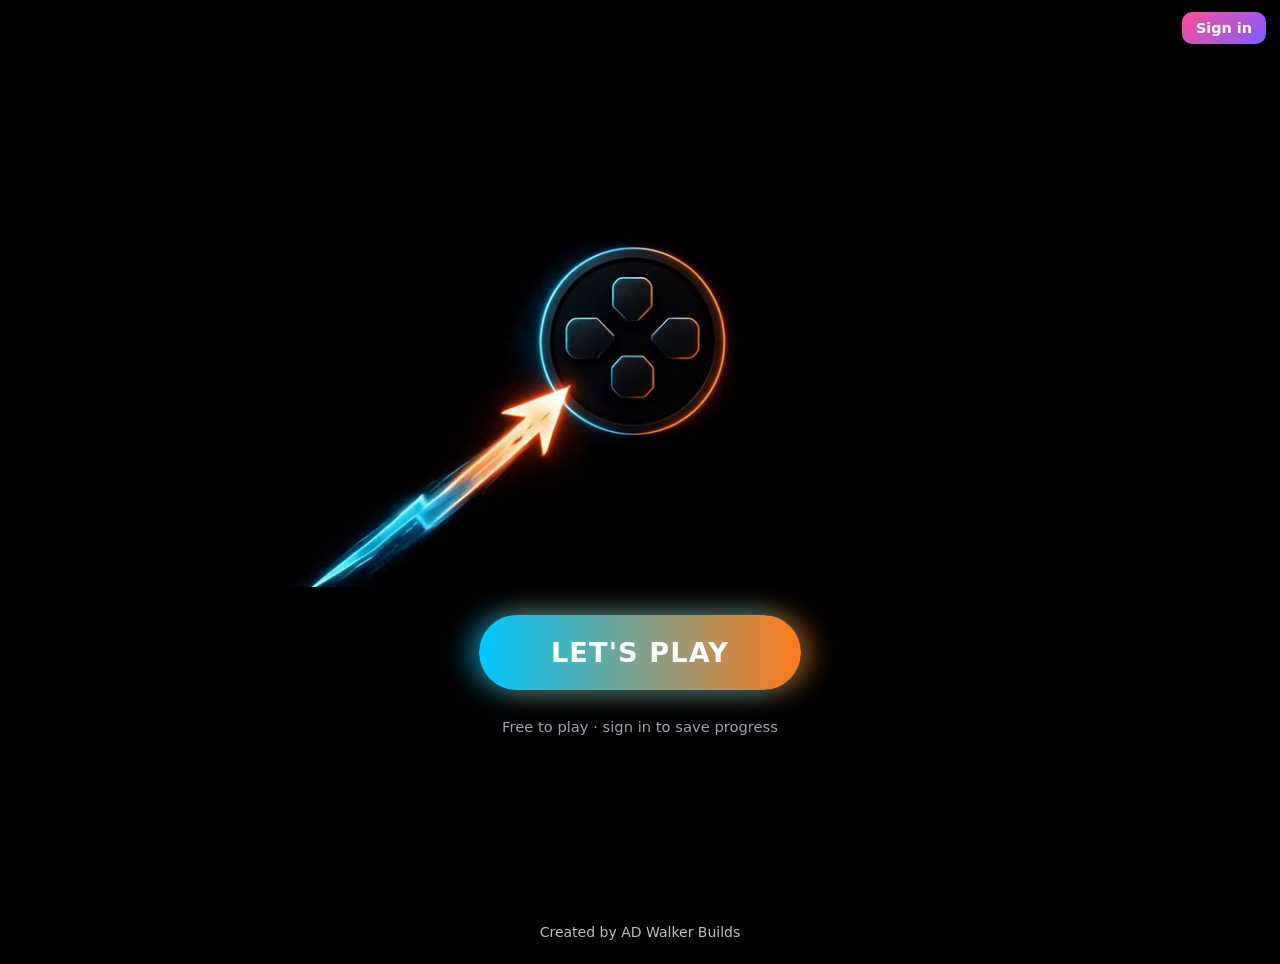
<file: index.html>
<!doctype html><html lang="en"><head><meta charset="utf-8">
<meta name="viewport" content="width=device-width,initial-scale=1,viewport-fit=cover">
<meta name="theme-color" content="#000000">
<title>Etingi Games – Games That Challenge</title>
<meta name="description" content="Etingi Games: free browser games that challenge. Play as a guest, sign in to save your progress.">
<meta property="og:title" content="Etingi Games – Games That Challenge">
<meta property="og:description" content="Free browser games. Play as a guest, sign in to save your progress.">
<meta property="og:image" content="https://www.etingi.com/assets/etingi-logo.jpg">
<meta property="og:url" content="https://www.etingi.com/">
<meta name="twitter:card" content="summary_large_image">
<link rel="icon" href="icons/chess-legends.png">
<script src="shared/etingi-config.js"></script><script src="shared/etingi-auth.js"></script>
<style>
html,body{margin:0;height:100%;background:#000;color:#fff;font-family:system-ui,-apple-system,"Segoe UI",Roboto,sans-serif}
main{min-height:100svh;display:flex;flex-direction:column;align-items:center;justify-content:center;gap:28px;padding:calc(env(safe-area-inset-top) + 56px) 20px calc(env(safe-area-inset-bottom) + 32px);box-sizing:border-box;text-align:center}
.hero{position:relative;display:block;width:min(100%,720px);aspect-ratio:752/416;background:#000;overflow:hidden}
.hero .intro,.hero .logo-static,.hero .logo-static img{width:100%;height:100%;display:block;object-fit:cover;background:#000;border:0;vertical-align:top}
.hero .logo-static{display:none;position:absolute;inset:0}
.hero.is-static .intro{display:none}
.hero.is-static .logo-static{display:block}
.play{display:inline-block;padding:18px 54px;border-radius:999px;font-size:1.45rem;font-weight:800;letter-spacing:.04em;text-transform:uppercase;color:#fff;text-decoration:none;
background:linear-gradient(90deg,#00c8ff,#ff7a1a);box-shadow:-10px 0 28px rgba(0,200,255,.55),10px 0 28px rgba(255,122,26,.55);transition:transform .15s,box-shadow .15s;-webkit-tap-highlight-color:transparent}
.play:hover,.play:focus-visible{transform:scale(1.05);box-shadow:-14px 0 40px rgba(0,200,255,.8),14px 0 40px rgba(255,122,26,.8);outline:none}
.play:active{transform:scale(.97)}
.note{margin:0;color:#9aa3b2;font-size:.92rem}
#acct{position:fixed;top:calc(env(safe-area-inset-top) + 12px);right:14px;z-index:10}
@media (min-width:900px){.play{font-size:1.7rem;padding:22px 72px}}
@media (prefers-reduced-motion: reduce){
  .hero .intro{display:none}
  .hero .logo-static{display:block}
}
</style></head><body>
<div id="acct"></div>
<main>
<div class="hero" id="hero">
<video id="intro" class="intro" autoplay muted playsinline webkit-playsinline preload="auto" poster="assets/etingi-logo.jpg" width="752" height="416" disablepictureinpicture aria-label="Etingi – Games That Challenge">
<source src="assets/etingi-intro.mp4" type="video/mp4">
<source src="assets/etingi-intro.webm" type="video/webm">
</video>
<picture class="logo-static" id="logo-static">
<source srcset="assets/etingi-logo.webp" type="image/webp">
<img class="logo" src="assets/etingi-logo.jpg" width="1024" height="687" alt="Etingi – Games That Challenge">
</picture>
</div>
<a class="play" href="games.html">Let's Play</a>
<p class="note">Free to play · sign in to save progress</p>
</main>
<script>
try{if(window.EtingiAuth&&EtingiAuth.mountMenu)EtingiAuth.mountMenu('#acct');else if(window.EtingiAuth&&EtingiAuth.mount)EtingiAuth.mount(document.getElementById('acct'));}catch(e){}
(function(){
  var hero=document.getElementById('hero');
  var v=document.getElementById('intro');
  var reduce=window.matchMedia&&window.matchMedia('(prefers-reduced-motion: reduce)').matches;
  function showStatic(){
    if(hero)hero.classList.add('is-static');
    if(v){try{v.pause();}catch(e){}v.removeAttribute('autoplay');v.setAttribute('aria-hidden','true');}
  }
  if(reduce||!v){showStatic();return;}
  v.addEventListener('error',showStatic);
  var started=false;
  v.addEventListener('playing',function(){started=true;});
  var p=v.play();
  if(p&&p.then)p.catch(showStatic);
  setTimeout(function(){if(!started&&v.paused)showStatic();},2500);
})();
</script>
<footer style="text-align:center;padding:24px 12px;opacity:.75;font:14px system-ui,sans-serif">Created by AD Walker Builds</footer>
</body></html>
</file>
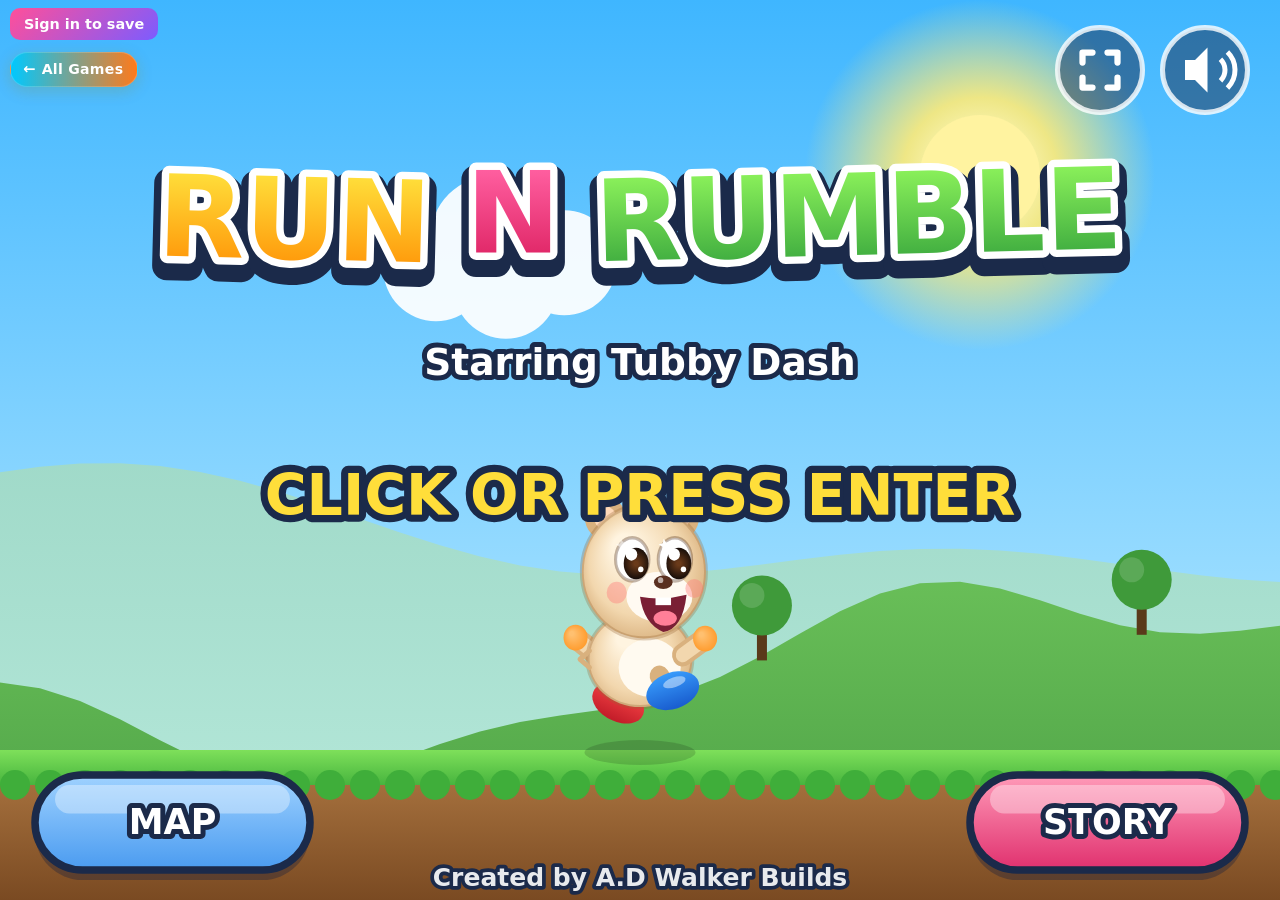
<file: run-n-rumble/index.html>
<!DOCTYPE html>
<html lang="en">
<head>
<meta charset="utf-8">
<title>Run N Rumble</title>
<meta name="viewport" content="width=device-width, initial-scale=1, maximum-scale=1, user-scalable=no, viewport-fit=cover">
<meta name="theme-color" content="#3fb6ff">
<meta name="description" content="Help Tubby Dash rescue his three friends and escape the video game! A free cartoon platformer with 15 levels and 5 bosses for your phone or browser.">
<meta name="author" content="A.D Walker Builds">
<link rel="canonical" href="https://www.etingi.com/run-n-rumble/">
<meta property="og:type" content="website">
<meta property="og:site_name" content="Run N Rumble">
<meta property="og:title" content="Run N Rumble">
<meta property="og:description" content="Help Tubby Dash rescue his three friends and escape the video game! A free cartoon platformer with 15 levels and 5 bosses for your phone or browser.">
<meta property="og:url" content="https://www.etingi.com/run-n-rumble/">
<meta property="og:image" content="https://www.etingi.com/run-n-rumble/icons/share-1200x630.png">
<meta property="og:image:width" content="1200">
<meta property="og:image:height" content="630">
<meta property="og:image:alt" content="Run N Rumble logo with Tubby Dash and his friends Pipple, Lunker and Squib">
<meta name="twitter:card" content="summary_large_image">
<meta name="twitter:title" content="Run N Rumble">
<meta name="twitter:description" content="Help Tubby Dash rescue his three friends and escape the video game! A free cartoon platformer with 15 levels and 5 bosses for your phone or browser.">
<meta name="twitter:image" content="https://www.etingi.com/run-n-rumble/icons/share-1200x630.png">
<meta name="twitter:image:alt" content="Run N Rumble logo with Tubby Dash and his friends">
<meta name="mobile-web-app-capable" content="yes">
<meta name="apple-mobile-web-app-capable" content="yes">
<meta name="apple-mobile-web-app-status-bar-style" content="black-translucent">
<meta name="apple-mobile-web-app-title" content="Run N Rumble">
<script src="../shared/etingi-config.js"></script>
<script src="../shared/etingi-auth.js"></script>
<link rel="manifest" href="manifest.webmanifest">
<link rel="icon" type="image/png" sizes="192x192" href="icons/icon-192.png">
<link rel="apple-touch-icon" sizes="180x180" href="icons/apple-touch-icon.png">
<style>
  html, body {
    margin: 0; padding: 0; width: 100%; height: 100%;
    overflow: hidden; background: #1b2a4a;
    touch-action: none; overscroll-behavior: none;
    -webkit-user-select: none; user-select: none;
    -webkit-touch-callout: none; -webkit-tap-highlight-color: transparent;
    position: fixed; inset: 0;
    height: 100vh; height: 100dvh;
  }
  :fullscreen, :-webkit-full-screen { background: #1b2a4a; }
  canvas#game { display: block; position: absolute; left: 0; top: 0; touch-action: none; }
  #rotate {
    display: none; position: fixed; inset: 0; z-index: 10;
    background: linear-gradient(#3fb6ff, #8de0ff);
    color: #fff; font-family: "Arial Rounded MT Bold", "Trebuchet MS", system-ui, sans-serif;
    text-align: center; flex-direction: column; align-items: center; justify-content: center;
    text-shadow: 0 3px 0 #1b4a7a;
  }
  #rotate .phone {
    width: 70px; height: 120px; border: 6px solid #fff; border-radius: 14px;
    margin-bottom: 28px; box-shadow: 0 4px 0 #1b4a7a;
    animation: turn 2s ease-in-out infinite;
  }
  #rotate h1 { font-size: 30px; margin: 0 20px 10px; }
  #rotate p { font-size: 18px; margin: 0 30px; }
  @keyframes turn { 0%,25% { transform: rotate(0deg); } 60%,100% { transform: rotate(-90deg); } }
  @media (orientation: portrait) and (pointer: coarse) {
    #rotate { display: flex; }
  }
  body.force-rotate #rotate { display: flex; }
  /* Etingi account menu: small, top-left, only on the title and pause screens so it never covers touch controls */
  #account { position: fixed; z-index: 5; top: max(8px, env(safe-area-inset-top)); left: max(10px, env(safe-area-inset-left));
    display: none; touch-action: manipulation; --ea-font: "Arial Rounded MT Bold", "Trebuchet MS", system-ui, sans-serif; }
  .ea-overlay, .ea-overlay input { -webkit-user-select: text; user-select: text; touch-action: auto; }
  body[data-state="title"] #account, body[data-state="paused"] #account { display: block; }
</style>
</head>
<body>
<canvas id="game"></canvas>
<div id="account"></div>
<div id="rotate">
  <div class="phone"></div>
  <h1>Turn your phone sideways</h1>
  <p>Run N Rumble plays in landscape mode.</p>
</div>
<script src="js/analytics.js"></script>
<script src="js/audio.js"></script>
<script src="js/input.js"></script>
<script src="js/draw.js"></script>
<script src="js/art.js"></script>
<script src="js/friends.js"></script>
<script src="js/art2.js"></script>
<script src="js/levels.js"></script>
<script src="js/game.js"></script>
<script>
  if ('serviceWorker' in navigator && (location.protocol === 'https:' || location.hostname === 'localhost' || location.hostname === '127.0.0.1')) {
    window.addEventListener('load', function () { navigator.serviceWorker.register('sw.js').catch(function () {}); });
  }
</script>
</body>
</html>
</file>
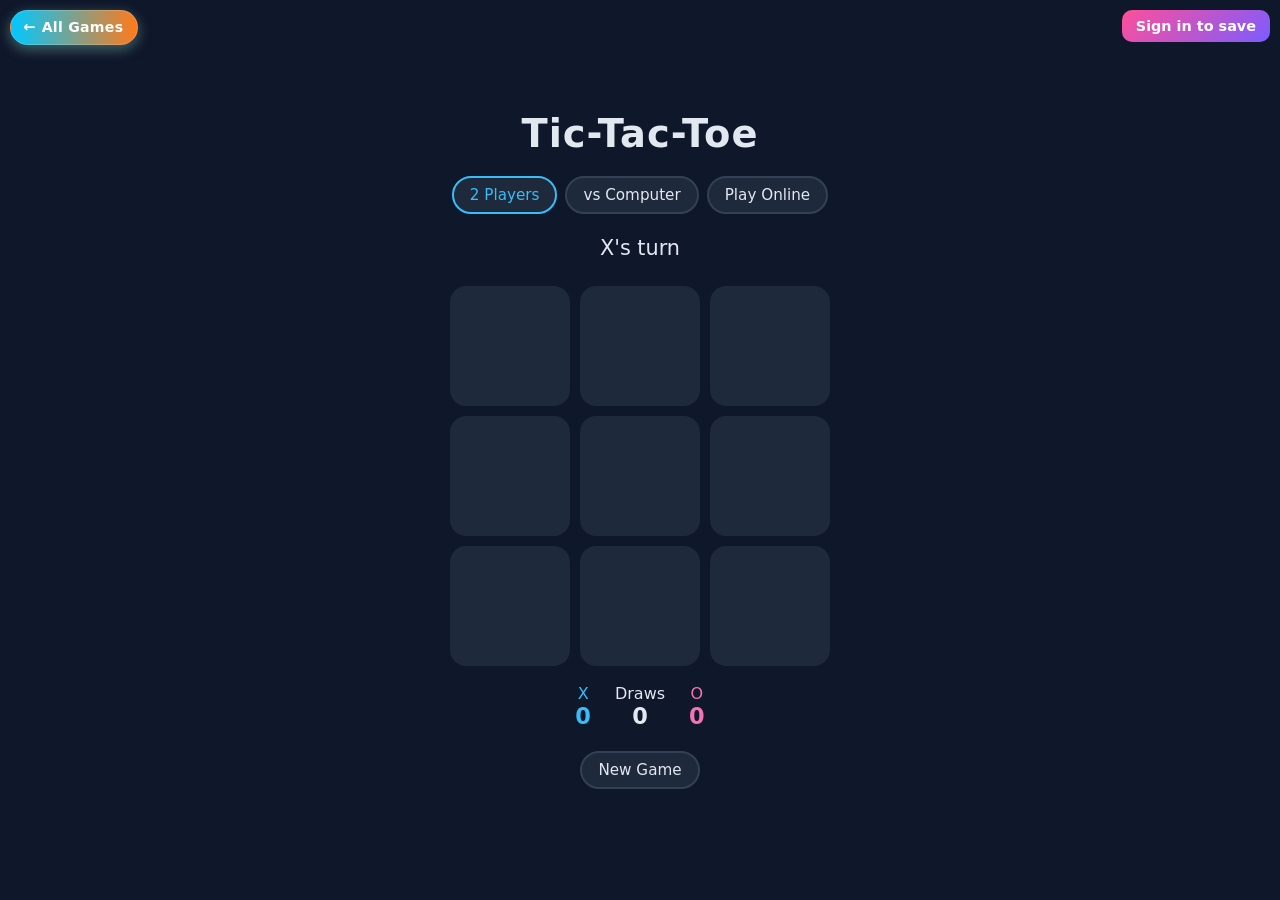
<file: tictactoe/index.html>
<!DOCTYPE html>
<html lang="en">
<head>
<meta charset="UTF-8">
<meta name="viewport" content="width=device-width, initial-scale=1.0">
<title>Tic‑Tac‑Toe</title>
<link rel="icon" href="data:,">
<style>
  :root { --bg:#0f172a; --card:#1e293b; --x:#38bdf8; --o:#f472b6; --text:#e2e8f0; --muted:#94a3b8; --line:#334155; }
  * { box-sizing:border-box; }
  body { margin:0; min-height:100vh; display:flex; flex-direction:column; align-items:center; justify-content:center;
         padding:16px; font-family:system-ui,-apple-system,Segoe UI,Roboto,sans-serif; background:var(--bg); color:var(--text); }
  h1 { margin:0 0 8px; font-size:2.4rem; letter-spacing:1px; }
  .modes { display:flex; flex-wrap:wrap; justify-content:center; gap:8px; margin:12px 0; }
  .modes button, .btn { background:var(--card); color:var(--text); border:2px solid var(--line); padding:8px 16px;
         border-radius:999px; cursor:pointer; font-size:0.95rem; font-family:inherit; }
  .modes button.active { border-color:var(--x); color:var(--x); }
  .btn.primary { border-color:var(--x); color:var(--x); font-weight:600; }
  .btn:disabled { opacity:.5; cursor:default; }
  #status { font-size:1.3rem; margin:10px 0 16px; min-height:1.6em; text-align:center; }
  #board { display:grid; grid-template-columns:repeat(3, min(26vw,120px)); gap:10px; }
  .cell { aspect-ratio:1; background:var(--card); border:none; border-radius:16px; font-size:min(16vw,72px);
          font-weight:800; cursor:pointer; color:var(--text); transition:transform .1s, background .2s; padding:0; }
  .cell:hover:not(:disabled) { background:#273449; transform:scale(1.03); }
  .cell:disabled { cursor:default; }
  .cell.X { color:var(--x); } .cell.O { color:var(--o); }
  .cell.win { background:#334155; box-shadow:0 0 0 3px #facc15 inset; }
  #board.locked .cell:not(.X):not(.O) { opacity:.7; }
  .scores { display:flex; gap:24px; margin:18px 0; font-size:1rem; }
  .scores span { text-align:center; }
  .scores span b { font-size:1.4rem; display:block; text-align:center; }
  #reset { margin-top:4px; }

  /* Online panel */
  #online { width:min(92vw,400px); background:var(--card); border:1px solid var(--line); border-radius:16px;
            padding:14px; margin:4px 0 8px; display:flex; flex-direction:column; align-items:center; gap:10px; }
  #online[hidden], [hidden] { display:none !important; }
  .pill { display:inline-flex; align-items:center; gap:8px; font-size:.85rem; color:var(--muted);
          background:var(--bg); border:1px solid var(--line); border-radius:999px; padding:4px 12px; }
  .pill { max-width:100%; } .pill span { text-align:center; }
  .pill i { flex:none;  width:9px; height:9px; border-radius:50%; background:#64748b; display:inline-block; }
  .pill.connecting i, .pill.waiting i { background:#facc15; animation:pulse 1.2s infinite; }
  .pill.connected i { background:#22c55e; }
  .pill.error i { background:#ef4444; }
  @keyframes pulse { 50% { opacity:.3; } }
  .row { display:flex; gap:8px; width:100%; justify-content:center; }
  .muted { color:var(--muted); font-size:.85rem; text-align:center; }
  #codeIn, #linkOut { flex:1; min-width:0; background:var(--bg); color:var(--text); border:2px solid var(--line);
          border-radius:999px; padding:8px 14px; font-size:1rem; font-family:inherit; }
  #codeIn { text-transform:uppercase; letter-spacing:3px; text-align:center; max-width:150px; }
  #linkOut { font-size:.85rem; }
  #codeOut { font-size:1.8rem; letter-spacing:6px; color:var(--x); font-weight:800; }
  @media (max-width:420px){ .modes button { padding:8px 12px; font-size:.9rem; } h1 { font-size:2.1rem; } }
  /* Chat (online only) */
  #chat { width:min(92vw,400px); margin-top:14px; background:var(--card); border:1px solid var(--line); border-radius:16px; overflow:hidden; }
  #chatHead { width:100%; display:flex; align-items:center; gap:8px; background:none; border:none; color:var(--text);
              font:600 .95rem system-ui,-apple-system,Segoe UI,Roboto,sans-serif; padding:10px 14px; cursor:pointer; text-align:left; }
  #chatHead .chev { margin-left:auto; color:var(--muted); transition:transform .2s; }
  #chat.collapsed #chatHead .chev { transform:rotate(-90deg); }
  #chat.collapsed #chatBody { display:none; }
  #chat.unread { border-color:var(--x); box-shadow:0 0 0 2px rgba(56,189,248,.25); }
  #chatBadge { background:var(--o); color:#0f172a; border-radius:999px; font-size:.75rem; font-weight:800; padding:1px 7px; }
  #chatBody { border-top:1px solid var(--line); }
  #chatLog { height:min(32vh,220px); overflow-y:auto; padding:10px; display:flex; flex-direction:column; gap:6px; overscroll-behavior:contain; }
  .msg { max-width:78%; padding:7px 12px; border-radius:16px; font-size:.95rem; line-height:1.3; white-space:pre-wrap;
         overflow-wrap:anywhere; color:#0f172a; }
  .msg.mine { align-self:flex-end; border-bottom-right-radius:4px; }
  .msg.theirs { align-self:flex-start; border-bottom-left-radius:4px; }
  .msg.X { background:var(--x); } .msg.O { background:var(--o); }
  .msg.big { font-size:1.6rem; background:transparent; padding:0 4px; }
  .sys { align-self:center; color:var(--muted); font-size:.78rem; text-align:center; }
  .reacts { display:flex; gap:6px; padding:0 10px 8px; }
  .reacts button { flex:1; background:var(--bg); border:1px solid var(--line); border-radius:999px; color:var(--text);
                   padding:5px 0; font-size:1rem; cursor:pointer; font-family:inherit; }
  #chatForm { display:flex; gap:8px; padding:0 10px 10px; }
  #chatIn { flex:1; min-width:0; background:var(--bg); color:var(--text); border:2px solid var(--line); border-radius:999px;
            padding:8px 14px; font-size:16px; font-family:inherit; }
  #chatIn:focus { outline:none; border-color:var(--x); }
  #chat button:disabled, #chatIn:disabled { opacity:.5; cursor:default; }
  #toast { position:fixed; bottom:20px; left:50%; transform:translateX(-50%); background:#334155; color:var(--text);
           padding:10px 18px; border-radius:999px; font-size:.95rem; opacity:0; transition:opacity .25s; pointer-events:none; }
  #toast.show { opacity:1; }
</style>
<script src="../shared/etingi-config.js"></script>
<script src="../shared/etingi-auth.js"></script>
</head>
<body>
  <div id="account" style="position:absolute;top:10px;right:10px;z-index:5"></div>
  <h1>Tic-Tac-Toe</h1>
  <div class="modes">
    <button id="pvp" class="active">2 Players</button>
    <button id="pvc">vs Computer</button>
    <button id="pon">Play Online</button>
  </div>

  <div id="online" hidden>
    <div id="netStatus" class="pill"><i></i><span>Offline</span></div>
    <div id="lobby" class="row" style="flex-direction:column;align-items:center;gap:10px">
      <button id="create" class="btn primary">Create game</button>
      <div class="muted">or join with a code</div>
      <form id="joinForm" class="row">
        <input id="codeIn" maxlength="5" placeholder="CODE" autocomplete="off" autocapitalize="characters" spellcheck="false">
        <button class="btn" type="submit">Join</button>
      </form>
    </div>
    <div id="share" hidden style="width:100%;text-align:center">
      <div class="muted">Room code</div>
      <div id="codeOut"></div>
      <div class="row" style="margin-top:8px">
        <input id="linkOut" readonly>
        <button id="copy" class="btn primary">Copy Link</button>
      </div>
      <div class="muted" style="margin-top:6px">Send this link to your friend. They'll join as <b style="color:var(--o)">O</b>.</div>
    </div>
    <div id="netActions" class="row" hidden>
      <button id="retry" class="btn" hidden>Reconnect</button>
      <button id="leave" class="btn">Leave game</button>
    </div>
  </div>

  <div id="status">X's turn</div>
  <div id="board"></div>
  <div class="scores">
    <span style="color:var(--x)"><span id="lx">X</span><b id="sx">0</b></span>
    <span>Draws<b id="sd">0</b></span>
    <span style="color:var(--o)"><span id="lo">O</span><b id="so">0</b></span>
  </div>
  <button id="reset" class="btn">New Game</button>
  <section id="chat" hidden aria-label="Chat">
    <button id="chatHead" type="button" aria-expanded="true">💬 Chat <span id="chatBadge" hidden>0</span><span class="chev">▾</span></button>
    <div id="chatBody">
      <div id="chatLog" aria-live="polite"></div>
      <div class="reacts">
        <button type="button" data-r="👍">👍</button><button type="button" data-r="😂">😂</button>
        <button type="button" data-r="🔥">🔥</button><button type="button" data-r="GG">GG</button>
      </div>
      <form id="chatForm" autocomplete="off">
        <input id="chatIn" maxlength="200" placeholder="Message…" enterkeyhint="send">
        <button class="btn primary" type="submit">Send</button>
      </form>
    </div>
  </section>
  <div id="toast"></div>
<script>
  const $=id=>document.getElementById(id);
  const lines=[[0,1,2],[3,4,5],[6,7,8],[0,3,6],[1,4,7],[2,5,8],[0,4,8],[2,4,6]];
  const boardEl=$('board'), statusEl=$('status');
  let mode='pvp'; // 'pvp' | 'cpu' | 'online'
  let board, turn, over, cpuTimer=null; const score={X:0,O:0,D:0};
  const cells=[...Array(9)].map((_,i)=>{const b=document.createElement('button');b.className='cell';b.setAttribute('aria-label','Cell '+(i+1));b.onclick=()=>play(i);boardEl.appendChild(b);return b;});

  function winner(b){for(const l of lines){const[a,c,d]=l;if(b[a]&&b[a]===b[c]&&b[a]===b[d])return{p:b[a],l};}return b.every(Boolean)?{p:'D'}:null;}
  function reset(start){clearTimeout(cpuTimer);board=Array(9).fill(null);turn=start||'X';over=false;render();}

  function render(){
    const w=winner(board); over=!!w;
    const myTurn = mode!=='online' || (net.connected && turn===net.me);
    const locked = over || (mode==='cpu'&&turn==='O') || (mode==='online'&&!myTurn);
    cells.forEach((c,i)=>{c.textContent=board[i]||'';c.className='cell'+(board[i]?' '+board[i]:'');c.disabled=locked||!!board[i];});
    boardEl.classList.toggle('locked',locked);
    if(w&&w.l)w.l.forEach(i=>cells[i].classList.add('win'));
    statusEl.textContent=statusText(w);
    $('reset').textContent = (mode==='online'&&over)?'Rematch':'New Game';
    $('reset').disabled = mode==='online' && !net.connected;
    renderChatUI();
  }
  function statusText(w){
    if(mode==='online'){
      if(!net.role) return 'Create a game or join one';
      if(!net.connected) return net.everConnected ? 'Opponent disconnected' : (net.role==='host'?'Waiting for opponent to join…':'Connecting…');
      if(w) return w.p==='D' ? "It's a draw!" : (w.p===net.me ? 'You win! 🎉' : 'Opponent wins');
      return turn===net.me ? `Your turn (${net.me})` : 'Waiting for opponent…';
    }
    if(w) return w.p==='D' ? "It's a draw!" : w.p+' wins!';
    return (mode==='cpu'&&turn==='O') ? 'Computer is thinking…' : turn+"'s turn";
  }

  function play(i){
    if(over||board[i])return;
    if(mode==='cpu'&&turn==='O')return;
    if(mode==='online'){ if(!net.connected||turn!==net.me)return; onlineMove(i); return; }
    move(i);
    if(mode==='cpu'&&!over)cpuTimer=setTimeout(cpu,350);
  }
  function move(i){board[i]=turn;const w=winner(board);if(w){score[w.p]++;updScore();recordResult(w.p);}turn=turn==='X'?'O':'X';render();}
  function updScore(){sx.textContent=score.X;so.textContent=score.O;sd.textContent=score.D;}
  function minimax(b,p){const w=winner(b);if(w)return{s:w.p==='O'?1:w.p==='X'?-1:0};
    let best={s:p==='O'?-2:2};
    b.forEach((v,i)=>{if(v)return;b[i]=p;const r=minimax(b,p==='O'?'X':'O');b[i]=null;
      if(p==='O'?r.s>best.s:r.s<best.s)best={s:r.s,i};});return best;}
  function cpu(){if(over||mode!=='cpu')return;let i;
    // 20% of the time play a random move so it's beatable
    const free=board.map((v,i)=>v?null:i).filter(v=>v!==null);
    i=Math.random()<0.2?free[Math.floor(Math.random()*free.length)]:minimax(board.slice(),'O').i;move(i);}

  function setMode(m){
    if(m===mode)return;
    if(mode==='online'&&m!=='online')leaveOnline(true);
    mode=m;
    pvp.classList.toggle('active',m==='pvp');pvc.classList.toggle('active',m==='cpu');pon.classList.toggle('active',m==='online');
    $('online').hidden = m!=='online';
    score.X=score.O=score.D=0;updScore();setLabels();
    reset();
  }
  function setLabels(){
    const on=mode==='online'&&net.me;
    $('lx').textContent = on ? (net.me==='X'?'X · You':'X · Them') : 'X';
    $('lo').textContent = on ? (net.me==='O'?'O · You':'O · Them') : 'O';
  }
  pvp.onclick=()=>setMode('pvp');pvc.onclick=()=>setMode('cpu');pon.onclick=()=>setMode('online');
  $('reset').onclick=()=>{ if(mode==='online') onlineNewGame(); else reset(); };

  /* ---------------- Online (Supabase Realtime: broadcast + presence) ---------------- */
  // One channel per room: "ttt:<CODE>". Presence tells us who is in the room; broadcast carries moves/chat.
  // The host (X) is authoritative: it validates every move and broadcasts the full state with a sequence number.
  const SUPABASE_URL='https://vrfwzpykuisesbbukxrp.supabase.co';
  const SUPABASE_KEY='sb_publishable_dYQXdCoN8d_zXe3UeMRPDQ_s0ko2Q4C';
  const CODE_CHARS='ABCDEFGHJKMNPQRSTUVWXYZ23456789';
  const CONNECT_TIMEOUT=12000;
  const net={ch:null,role:null,me:null,code:null,round:0,seq:0,connected:false,everConnected:false,
    id:null,peerId:null,joinTimer:null,retryTimer:null,full:false,welcomed:false};
  const log=(...a)=>console.log('[ttt]',...a);
  let sb=null, sbLib=null;
  function loadSupabase(){
    if(sb) return Promise.resolve(sb);
    // On etingi.com reuse the shared Etingi client (same Supabase project) instead of creating a second one.
    // Guests have no session; Realtime broadcast/presence on public channels works with the anon key either way.
    // If the shared widget can't start, fall back to our own anon-key client below.
    if(window.EtingiAuth) return window.EtingiAuth.init().then(()=>{ if(!window.EtingiAuth.client) throw new Error('no client'); sb=window.EtingiAuth.client; return sb; })
      .catch(e=>{ log('shared client unavailable, using anon key',e); return ownClient(); });
    return ownClient();
  }
  function ownClient(){
    if(sb) return Promise.resolve(sb);
    if(!sbLib) sbLib=new Promise((res,rej)=>{
      if(window.supabase) return res();
      const s=document.createElement('script'); s.src='https://cdn.jsdelivr.net/npm/@supabase/supabase-js@2/dist/umd/supabase.min.js';
      s.onload=()=>res(); s.onerror=()=>{sbLib=null;rej(new Error('load failed'));}; document.head.appendChild(s);
    }).then(()=>{ sb=window.supabase.createClient((window.ETINGI_CONFIG&&ETINGI_CONFIG.supabaseUrl)||SUPABASE_URL,(window.ETINGI_CONFIG&&ETINGI_CONFIG.supabaseAnonKey)||SUPABASE_KEY,{auth:{persistSession:false,autoRefreshToken:false},realtime:{params:{eventsPerSecond:20}}}); return sb; });
    return sbLib;
  }
  function setNet(state,text){ const p=$('netStatus'); p.className='pill '+state; p.querySelector('span').textContent=text; }
  function toast(msg){ const t=$('toast'); t.textContent=msg; t.classList.add('show'); clearTimeout(t._h); t._h=setTimeout(()=>t.classList.remove('show'),2200); }
  function newCode(){ let c=''; const a=new Uint32Array(5); crypto.getRandomValues(a); a.forEach(n=>c+=CODE_CHARS[n%CODE_CHARS.length]); return c; }
  function newId(){ return Math.random().toString(36).slice(2,10)+Date.now().toString(36); }
  function roomLink(code){ return location.origin+location.pathname+'?room='+code; }
  function send(m){ if(net.ch&&net.ch.state==='joined'){ m.from=net.id; net.ch.send({type:'broadcast',event:'msg',payload:m}).catch(e=>console.warn(e)); } }
  function showLobby(){ $('lobby').hidden=false; $('share').hidden=true; $('netActions').hidden=true; $('retry').hidden=true; }
  function startingMark(){ return net.round%2===0 ? 'X' : 'O'; } // alternate who starts each rematch

  async function createGame(){
    leaveOnline(false);
    Object.assign(net,{role:'host',me:'X',code:newCode(),id:newId(),round:0,seq:0});
    setLabels(); reset('X');
    $('lobby').hidden=true; $('netActions').hidden=false; $('retry').hidden=true;
    setNet('connecting','Creating room…');
    openChannel();
  }
  async function joinGame(code){
    code=String(code||'').toUpperCase().replace(/[^A-Z0-9]/g,'');
    if(code.length<4){ toast('Enter the room code'); return; }
    leaveOnline(false);
    // keep the same id per room in this tab so a reload/rejoin is recognised as the same guest
    let id=sessionStorage.getItem('ttt-id-'+code); if(!id){ id=newId(); sessionStorage.setItem('ttt-id-'+code,id); }
    Object.assign(net,{role:'guest',me:'O',code,id,round:0,seq:0});
    setLabels(); reset('X');
    $('lobby').hidden=true; $('netActions').hidden=false; $('retry').hidden=true;
    setNet('connecting','Joining room '+code+'…');
    openChannel();
  }
  async function openChannel(){
    try{ await loadSupabase(); }catch(e){ return netFail('Could not load the online library. Check your connection.', true); }
    if(!net.role)return;
    net.welcomed=false;
    if(net.ch){ const old=net.ch; net.ch=null; try{ sb.removeChannel(old); }catch(e){} }
    const ch=sb.channel('ttt:'+net.code,{config:{broadcast:{self:false,ack:false},presence:{key:net.id}}});
    net.ch=ch;
    ch.on('broadcast',{event:'msg'},({payload})=>{ if(net.ch===ch) onData(payload); });
    ch.on('presence',{event:'sync'},()=>{ if(net.ch===ch) onPresence(); });
    ch.subscribe(async(status)=>{
      if(net.ch!==ch)return; log('channel',status);
      if(status==='SUBSCRIBED'){
        clearTimeout(net.retryTimer);
        await ch.track({role:net.role,at:Date.now()});
        if(net.role==='host'){
          $('codeOut').textContent=net.code; $('linkOut').value=roomLink(net.code);
          if(!net.connected){ $('share').hidden=false; setNet('waiting','Waiting for opponent…'); }
        } else if(!net.connected){
          setNet('connecting','Looking for host…');
          clearTimeout(net.joinTimer);
          net.joinTimer=setTimeout(()=>{ if(net.ch===ch&&!net.connected&&!net.full)
            netFail(net.everConnected?'The host left the game.':`Room ${net.code} not found. Check the code or ask for a new link.`, true); },CONNECT_TIMEOUT);
        }
      } else if(status==='CHANNEL_ERROR'||status==='TIMED_OUT'||status==='CLOSED'){
        if(status==='CLOSED'&&!net.role)return;
        setNet('connecting','Reconnecting…');
        clearTimeout(net.retryTimer);
        net.retryTimer=setTimeout(()=>{ if(net.ch===ch&&net.role) openChannel(); },2000);
      }
    });
  }
  // Who's in the room? Decide connected / opponent left / room full.
  function onPresence(){
    const st=net.ch.presenceState(); // { key: [ {role,at,...} ] }
    const people=Object.entries(st).map(([k,v])=>({id:k,role:v[0]&&v[0].role,at:(v[0]&&v[0].at)||0}));
    const hosts=people.filter(p=>p.role==='host'), guests=people.filter(p=>p.role==='guest').sort((a,b)=>a.at-b.at||(a.id<b.id?-1:1));
    let opp=null;
    if(net.role==='host'){
      if(net.peerId&&guests.some(g=>g.id===net.peerId)) opp=net.peerId;
      else if(guests.length) opp=guests[0].id;
      // tell any extra guest the room is full
      guests.forEach(g=>{ if(g.id!==opp) send({t:'full',to:g.id}); });
      if(opp&&opp!==net.peerId){ net.peerId=opp; }
    } else {
      // guest: the host must be present AND have accepted us (sent us state) before we count as connected
      if(hosts.length){ if(net.welcomed) opp=hosts[0].id; else send({t:'hello',have:chatLog.filter(m=>m.from!=='sys').length}); }
      else net.welcomed=false;
    }
    const nowConnected=!!opp && !net.full;
    if(nowConnected&&!net.connected){
      clearTimeout(net.joinTimer);
      net.connected=true; const was=net.everConnected; net.everConnected=true;
      setNet('connected','Connected'); $('retry').hidden=true;
      if(net.role==='host'){ $('share').hidden=true; sendState(); toast(was?'Opponent reconnected':'Opponent joined!'); sysMsg(was?'Opponent reconnected':'Opponent joined'); }
      else { toast(was?'Reconnected':'Joined! You are O'); sysMsg(was?'Reconnected to host':'You joined as O'); }
      render();
    } else if(!nowConnected&&net.connected){
      onConnLost();
    }
  }
  function sendState(to){ send({t:'state',to:to||net.peerId,board,turn,score:{...score},round:net.round,seq:net.seq}); }
  function applyState(m){
    if(typeof m.seq!=='number'||m.seq<net.seq)return; // stale
    board=m.board.slice(); turn=m.turn; net.round=m.round; net.seq=m.seq; Object.assign(score,m.score); updScore(); render();
  }
  function onData(m){
    if(!m||typeof m!=='object')return;
    if(m.to&&m.to!==net.id)return;                         // addressed to someone else
    if(m.t==='full'){ if(net.role==='guest'&&!net.welcomed){ net.full=true; netFail('That game already has two players.'); } return; }
    if(net.role==='host'&&net.peerId&&m.from!==net.peerId)return; // ignore anyone but the accepted guest
    switch(m.t){
      case 'hello':
        if(net.role!=='host')break;
        sendState();
        if(m.have===0){ const hist=chatLog.filter(x=>x.from!=='sys').slice(-100); if(hist.length) send({t:'chatsync',to:net.peerId,log:hist}); }
        break;
      case 'chat': {
        const text=String(m.text||'').slice(0,CHAT_MAX).trim();
        if(text) addChat(net.me==='X'?'O':'X', text);
        break; }
      case 'chatsync':
        if(net.role!=='guest'||!Array.isArray(m.log))break;
        if(chatLog.some(x=>x.from!=='sys'))break;
        m.log.forEach(x=>{ const t=String(x&&x.text||'').slice(0,CHAT_MAX).trim(); if(t&&(x.from==='X'||x.from==='O')) addChat(x.from,t,true); });
        sysMsg('Chat history restored');
        break;
      case 'state':
        if(net.role!=='guest')break;
        if(!net.welcomed){ net.welcomed=true; applyState(m); onPresence(); break; }
        { const prevRound=net.round; applyState(m); if(net.round>prevRound&&m.board.every(v=>!v)) sysMsg('New game — '+turn+' starts'); }
        break;
      case 'move': { // guest -> host
        if(net.role!=='host')break;
        const i=m.i;
        if(m.r!==net.round||m.seq!==net.seq||over||turn!=='O'||!(i>=0&&i<9)||board[i]){ sendState(); break; } // out of sync: resync
        net.seq++; move(i); sendState(); break; }
      case 'new': // guest asks for a rematch
        if(net.role!=='host')break;
        if(m.r===net.round){ const wasOver=over; hostNewRound(); if(!wasOver) toast('Opponent started a new game'); }
        else sendState();
        break;
      case 'bye': if(net.connected) onConnLost(); break;
    }
  }
  function hostNewRound(){ net.round++; net.seq++; reset(startingMark()); sendState(); sysMsg('New game — '+startingMark()+' starts'); }
  // called from play() for online moves
  function onlineMove(i){
    if(net.role==='host'){ net.seq++; move(i); sendState(); }
    else { send({t:'move',i,r:net.round,seq:net.seq}); move(i); } // optimistic; host state confirms
  }
  function onlineNewGame(){
    if(!net.connected)return;
    if(net.role==='host') hostNewRound(); else send({t:'new',r:net.round});
  }
  function onConnLost(){
    net.connected=false;
    if(net.role==='host'){
      net.peerId=null;
      setNet('error','Opponent disconnected — they can rejoin with the link');
      if(net.code){ $('share').hidden=false; }
    } else {
      setNet('error','Host disconnected — waiting for them to come back…'); $('retry').hidden=false;
    }
    toast('Opponent disconnected'); sysMsg(net.role==='host'?'Opponent left':'Disconnected from host');
    render();
  }
  function netFail(msg, canRetry){
    clearTimeout(net.joinTimer); log('FAIL:',msg);
    net.connected=false;
    setNet('error',msg);
    $('netActions').hidden=false;
    $('retry').hidden=!canRetry;
    if(net.full||(net.role==='guest'&&!net.everConnected&&!canRetry)){ const ch=net.ch; net.ch=null; try{ ch&&sb.removeChannel(ch); }catch(e){} }
    render();
  }
  function leaveOnline(backToLobby){
    clearTimeout(net.joinTimer); clearTimeout(net.retryTimer);
    const ch=net.ch;
    if(ch){ try{ if(ch.state==='joined') ch.send({type:'broadcast',event:'msg',payload:{t:'bye',from:net.id}}); }catch(e){} net.ch=null;
      setTimeout(()=>{ try{ ch.untrack(); sb.removeChannel(ch); }catch(e){} },150); }
    Object.assign(net,{role:null,me:null,code:null,round:0,seq:0,connected:false,everConnected:false,id:null,peerId:null,full:false,welcomed:false});
    clearChat();
    setLabels();
    if(backToLobby!==false){ showLobby(); setNet('','Offline'); }
    if(backToLobby!==false&&location.search) history.replaceState(null,'',location.pathname);
  }

  $('create').onclick=()=>createGame();
  $('joinForm').onsubmit=e=>{ e.preventDefault(); joinGame($('codeIn').value); };
  $('leave').onclick=()=>{ leaveOnline(true); score.X=score.O=score.D=0; updScore(); reset(); };
  $('retry').onclick=()=>{ $('retry').hidden=true; net.full=false; setNet('connecting','Reconnecting…'); openChannel(); };
  // Phones suspend background tabs and the socket drops. When the page comes back, rejoin the channel
  // (presence re-announces us; the guest's hello pulls the current state from the host).
  function wakeOnline(){
    if(mode!=='online'||!net.role||net.full)return;
    const ch=net.ch;
    if(!ch||ch.state!=='joined'||(sb&&!sb.realtime.isConnected())){ log('wake: rejoining channel'); setNet('connecting','Reconnecting…'); openChannel(); }
    else if(net.role==='guest'&&net.connected) send({t:'hello',have:chatLog.filter(m=>m.from!=='sys').length});
  }
  document.addEventListener('visibilitychange',()=>{ if(document.visibilityState==='visible') wakeOnline(); });
  addEventListener('online',()=>wakeOnline());
  addEventListener('pageshow',e=>{ if(e.persisted) wakeOnline(); });
  const canShare = !!navigator.share && matchMedia('(pointer:coarse)').matches;
  if(canShare) $('copy').textContent='Share Link';
  $('copy').onclick=async()=>{
    const url=$('linkOut').value;
    if(canShare){ try{ await navigator.share({title:'Tic-Tac-Toe',text:'Play tic-tac-toe with me! Room '+net.code,url}); return; }catch(e){ if(e.name==='AbortError')return; } }
    try{ await navigator.clipboard.writeText(url); }catch(e){ const i=$('linkOut'); i.select(); try{document.execCommand('copy');}catch(_){} }
    $('copy').textContent='Copied!'; setTimeout(()=>$('copy').textContent=canShare?'Share Link':'Copy Link',1500); toast('Link copied');
  };
  $('linkOut').onclick=e=>e.target.select();
  addEventListener('pagehide',e=>{ if(!e.persisted&&net.ch&&net.ch.state==='joined'){ try{ send({t:'bye'}); }catch(_){} } });

  /* ---------------- Chat (rides the same Realtime channel) ---------------- */
  const CHAT_MAX=200, chatEl=$('chat'), chatLogEl=$('chatLog'), chatIn=$('chatIn');
  let chatLog=[], unread=0;
  // start collapsed on small phones so the board stays in view
  let chatOpen = !(innerWidth<480 && innerHeight<900);
  function renderChatUI(){
    const show = mode==='online' && net.everConnected;
    chatEl.hidden=!show;
    const can = show && net.connected;
    chatIn.disabled=!can; chatEl.querySelectorAll('#chatForm button, .reacts button').forEach(b=>b.disabled=!can);
    chatIn.placeholder = can ? 'Message…' : 'Disconnected';
    chatEl.classList.toggle('collapsed',!chatOpen);
    $('chatHead').setAttribute('aria-expanded',chatOpen);
    $('chatBadge').hidden=!unread; $('chatBadge').textContent=unread>9?'9+':unread;
    chatEl.classList.toggle('unread',unread>0);
  }
  function appendChatEl(m){
    const d=document.createElement('div');
    if(m.from==='sys'){ d.className='sys'; }
    else {
      const mine=m.from===net.me, big=/^(\p{Extended_Pictographic}|\uFE0F|\u200D){1,3}$/u.test(m.text);
      d.className='msg '+m.from+(mine?' mine':' theirs')+(big?' big':'');
      d.title=mine?'You':'Opponent';
    }
    d.textContent=m.text; // never parsed as HTML
    chatLogEl.appendChild(d);
    chatLogEl.scrollTop=chatLogEl.scrollHeight;
  }
  function addChat(from,text,quiet){
    const m={from,text}; chatLog.push(m); if(chatLog.length>300){ chatLog.shift(); chatLogEl.firstChild&&chatLogEl.firstChild.remove(); }
    appendChatEl(m);
    if(!quiet&&from!=='sys'&&from!==net.me&&(!chatOpen||chatEl.hidden)){ unread++; toast('💬 '+(text.length>40?text.slice(0,40)+'…':text)); }
    renderChatUI();
  }
  function sysMsg(text){ if(mode==='online') addChat('sys',text,true); }
  function clearChat(){ chatLog=[]; unread=0; chatLogEl.textContent=''; chatIn.value=''; }
  function sendChat(text){
    text=String(text||'').slice(0,CHAT_MAX).trim();
    if(!text||!net.connected)return false;
    send({t:'chat',text}); addChat(net.me,text); return true;
  }
  $('chatForm').onsubmit=e=>{ e.preventDefault(); if(sendChat(chatIn.value)) chatIn.value=''; chatIn.focus(); };
  chatEl.querySelectorAll('.reacts button').forEach(b=>b.onclick=()=>sendChat(b.dataset.r));
  $('chatHead').onclick=()=>{ chatOpen=!chatOpen; if(chatOpen){ unread=0; requestAnimationFrame(()=>chatLogEl.scrollTop=chatLogEl.scrollHeight); } renderChatUI(); };

  /* ---------------- Stats (always on this device; account is optional) ---------------- */
  // No shared progress table exists in Supabase yet, so stats stay on the device. Signed-in players get the
  // same device save; syncToCloud() is the single place to add a cloud write once a table exists.
  const STATS_KEY='ttt-stats';
  function loadStats(){ try{ return Object.assign({win:0,loss:0,draw:0},JSON.parse(localStorage.getItem(STATS_KEY)||'{}')); }catch(e){ return {win:0,loss:0,draw:0}; } }
  function saveStats(s){ s.updated=Date.now(); try{ localStorage.setItem(STATS_KEY,JSON.stringify(s)); }catch(e){} }
  const EA=window.EtingiAuth;
  function isGuest(){ if(!EA) return true; if(typeof EA.isGuest==='function') return EA.isGuest(); return !EA.user; }
  async function syncToCloud(){ if(isGuest()) return; /* no suitable table yet: device-only */ }
  async function recordResult(p){
    let me=null; if(mode==='cpu') me='X'; else if(mode==='online') me=net.me; else return; // pass-and-play isn't tracked
    if(!me) return;
    const s=loadStats(); const r=p==='D'?'draw':(p===me?'win':'loss'); s[r]++; saveStats(s);
    syncToCloud();
    if(r==='win'&&EA&&typeof EA.promptSave==='function'){ try{ await EA.promptSave({id:'tictactoe'}); }catch(e){} }
  }
  if(EA){
    try{ EA.mountMenu('#account',{guestLabel:'Sign in to save'}); }catch(e){ console.warn(e); }
    const sub=typeof EA.onAuthChange==='function'?EA.onAuthChange:EA.onChange;
    try{ sub.call(EA,u=>{ if(u) syncToCloud(); }); }catch(e){}
  }

  reset();
  // Opening a shared link (?room=CODE) auto-joins as O
  const roomParam=new URLSearchParams(location.search).get('room');
  if(roomParam){ setMode('online'); $('codeIn').value=roomParam.toUpperCase(); joinGame(roomParam); }
</script>
</body>
</html>
</file>
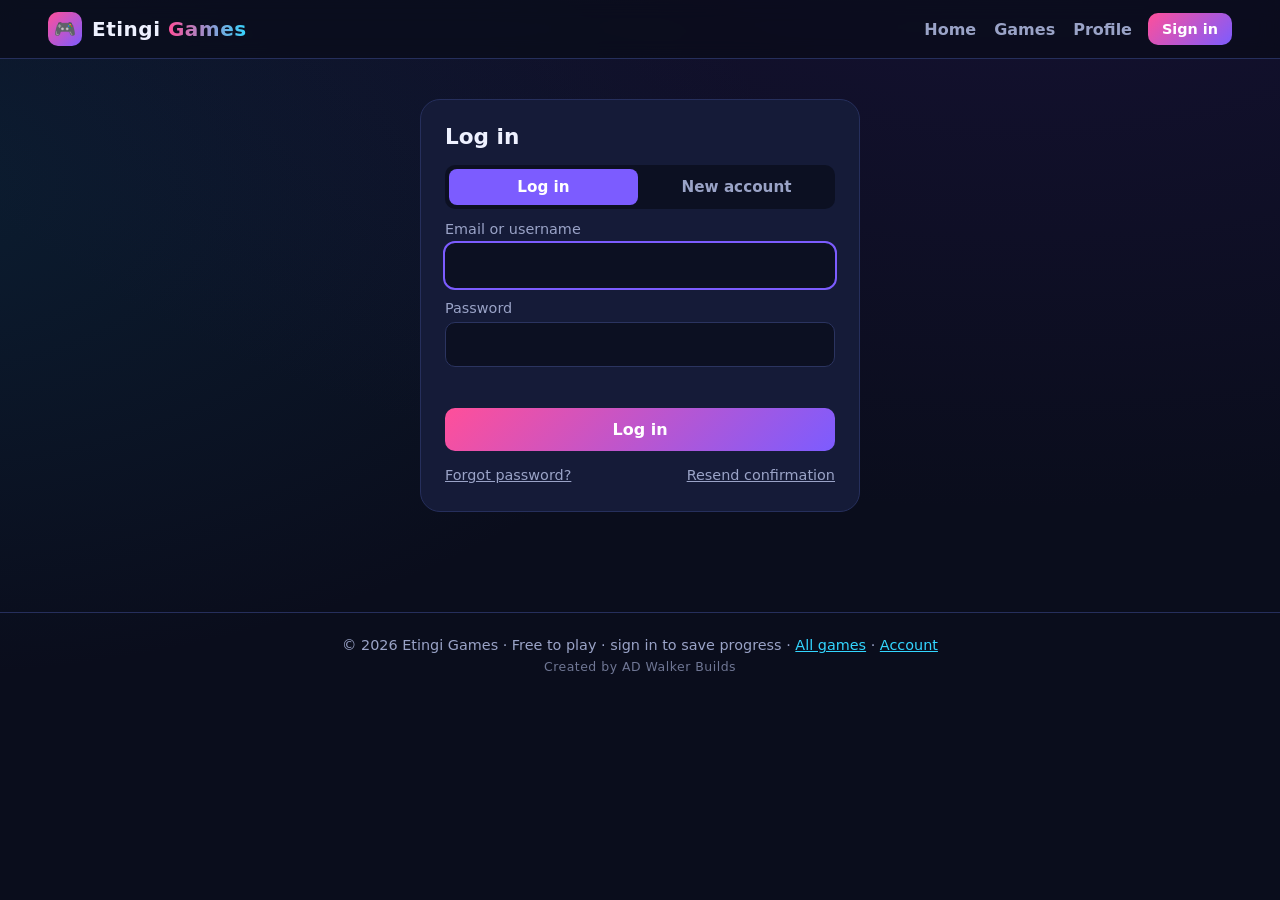
<file: account.html>
<!doctype html><html lang="en"><head><meta charset="utf-8"><meta name="viewport" content="width=device-width,initial-scale=1,viewport-fit=cover"><meta name="theme-color" content="#0a0d1c"><link rel="icon" href="icons/chess-legends.png"><link rel="stylesheet" href="style.css"><script src="shared/etingi-config.js"></script><script src="shared/etingi-auth.js"></script><title>Account – Etingi Games</title><meta name="robots" content="noindex"></head><body><script src="site.js"></script>
<main><div class="panel" id="auth"></div><p class="muted" style="text-align:center" id="hint"></p></main>
<script>
// modes: login | signup | forgot | resend | reset   e.g. account.html?mode=signup
// reset: landing page for password-reset email links. ?return=<game URL> sends the player back afterwards.
var Q=new URLSearchParams(location.search),mode=Q.get('mode')||'login',el=document.getElementById('auth');
function safe(u){try{var x=new URL(u,location.href);return (x.origin===location.origin||/^https:\/\/([a-z0-9-]+\.)?etingi\.com$/.test(x.origin))?x.href:null}catch(e){return null}}
var next=safe(Q.get('next')||''),ret=safe(Q.get('return')||'');
function done(){location.href=next||'profile.html'}
function back(){var t=ret||'index.html';try{var u=new URL(t,location.href);u.hash='';['mode','type','access_token','refresh_token'].forEach(function(k){u.searchParams.delete(k)});t=u.href}catch(e){}history.replaceState(null,'',location.pathname);setTimeout(function(){location.replace(t)},1200)}
EtingiAuth.init().then(function(){
  if(mode==='reset'){
    document.title='Choose a new password – Etingi Games';
    var where=ret?'You\'ll go back to your game afterwards.':'You\'ll go to Etingi Games afterwards.';
    if(EtingiAuth.linkType==='error'){EtingiAuth.render(el,'forgot',{msg:'That reset link didn\'t work ('+EtingiAuth.linkError+'). Links expire and work only once. Request a new one below.',returnTo:ret||undefined});return}
    var fresh=(EtingiAuth.linkType==='recovery'||EtingiAuth.recovery)&&!EtingiAuth.recoveryDone;
    if(EtingiAuth.user&&!fresh){el.innerHTML='<div class="ea-form"><h2>✅ You\'re signed in</h2><p>Your password is set. To change it again, use “Forgot password?” to get a new reset email.</p><a class="ea-btn ea-primary" style="text-align:center;text-decoration:none" href="'+(ret||'index.html').replace(/"/g,'&quot;')+'">Continue</a></div>';return}
    if(!EtingiAuth.user){EtingiAuth.render(el,'forgot',{msg:'Open the reset link from your email to set a new password, or request a new link here.',returnTo:ret||undefined});return}
    EtingiAuth.render(el,'reset',{msg:where,onDone:back});return}
  if(EtingiAuth.user){el.innerHTML='<div class="ea-form"><h2>You\'re logged in</h2><p>Signed in as <b>'+(EtingiAuth.profile?EtingiAuth.profile.username:EtingiAuth.user.email)+'</b>.</p><a class="ea-btn ea-primary" style="text-align:center;text-decoration:none" href="profile.html">Go to my profile</a><a class="ea-btn" style="text-align:center;text-decoration:none" href="games.html">Play a game</a></div>';return}
  EtingiAuth.render(el,mode,{onDone:done,returnTo:ret||undefined});
}).catch(function(e){el.textContent='Could not reach the account server: '+e.message});
</script></body></html>
</file>
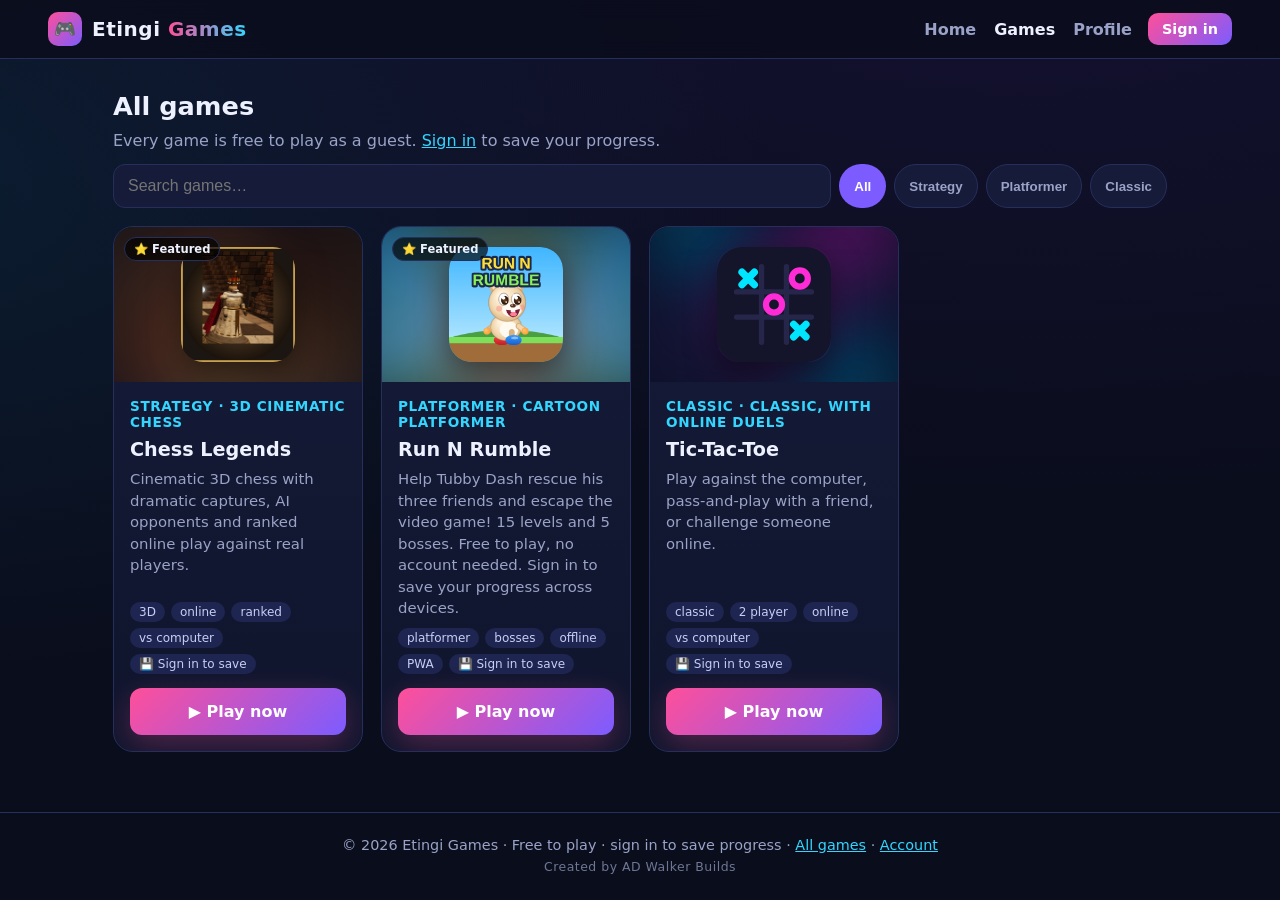
<file: games.html>
<!doctype html><html lang="en"><head><meta charset="utf-8"><meta name="viewport" content="width=device-width,initial-scale=1,viewport-fit=cover"><meta name="theme-color" content="#0a0d1c"><link rel="icon" href="icons/chess-legends.png"><link rel="stylesheet" href="style.css"><script src="shared/etingi-config.js"></script><script src="shared/etingi-auth.js"></script><title>All games – Etingi Games</title></head><body><script src="site.js"></script>
<main><h2 class="sec" style="margin-top:32px">All games</h2><p class="muted" style="margin:-6px 0 14px">Every game is free to play as a guest. <a href="account.html?mode=signup">Sign in</a> to save your progress.</p>
<div class="filters"><input id="q" type="search" placeholder="Search games…" aria-label="Search games"><div id="cats" style="display:flex;gap:8px;flex-wrap:wrap"></div></div>
<div class="grid" id="list"></div><p class="muted" id="empty" hidden>No games match.</p></main>
<script>
var all=[],cat='All';function draw(){var q=document.getElementById('q').value.toLowerCase();var g=all.filter(function(x){return (cat==='All'||x.category===cat)&&(x.name+' '+x.description+' '+(x.tags||[]).join(' ')).toLowerCase().indexOf(q)>-1});
document.getElementById('list').innerHTML=g.map(gameCard).join('');document.getElementById('empty').hidden=g.length>0;
document.getElementById('cats').innerHTML=['All'].concat(all.map(function(x){return x.category}).filter(function(c,i,a){return c&&a.indexOf(c)===i})).map(function(c){return '<button class="chip'+(c===cat?' on':'')+'" data-c="'+c+'">'+c+'</button>'}).join('');
document.querySelectorAll('.chip').forEach(function(b){b.onclick=function(){cat=b.dataset.c;draw()}})}
document.getElementById('q').oninput=draw;loadGames().then(function(g){all=g;draw()}).catch(function(){document.getElementById('list').textContent='Could not load games.json'});
</script></body></html>
</file>
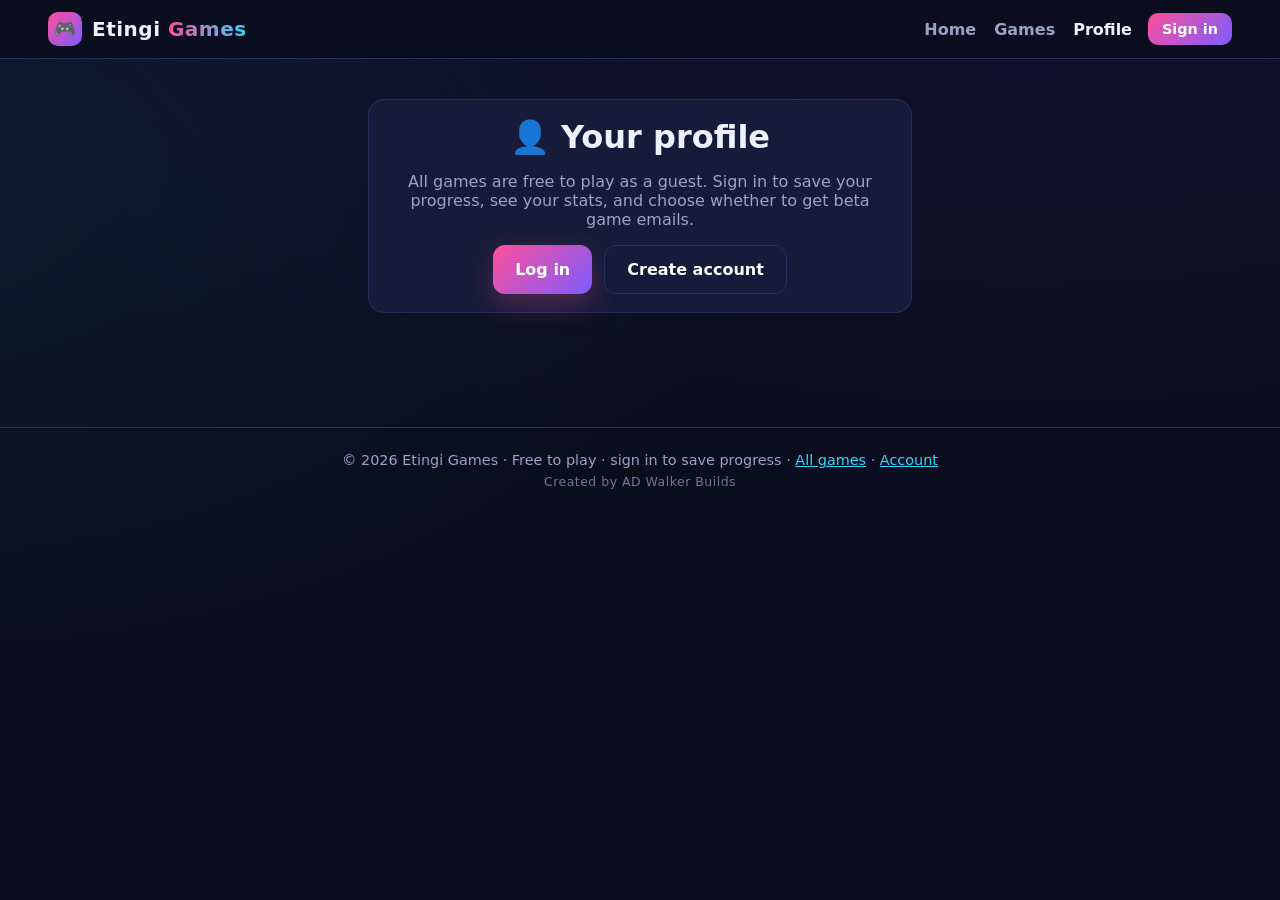
<file: profile.html>
<!doctype html><html lang="en"><head><meta charset="utf-8"><meta name="viewport" content="width=device-width,initial-scale=1,viewport-fit=cover"><meta name="theme-color" content="#0a0d1c"><link rel="icon" href="icons/chess-legends.png"><link rel="stylesheet" href="style.css"><script src="shared/etingi-config.js"></script><script src="shared/etingi-auth.js"></script><title>My profile – Etingi Games</title><meta name="robots" content="noindex"></head><body><script src="site.js"></script>
<main class="prof" id="p"><p class="muted">Loading…</p></main>
<script>
var P=document.getElementById('p');function e(s){return String(s==null?'':s).replace(/[&<>"']/g,function(c){return'&#'+c.charCodeAt(0)+';'})}
function draw(u){if(!u){P.innerHTML='<div class="box" style="text-align:center"><h1>👤 Your profile</h1><p class="muted">All games are free to play as a guest. Sign in to save your progress, see your stats, and choose whether to get beta game emails.</p><div class="btns" style="justify-content:center"><a class="btn p" href="account.html?next=profile.html">Log in</a><a class="btn" href="account.html?mode=signup">Create account</a></div></div>';return}
 var p=u.profile||{},name=p.username||u.email;
 P.innerHTML='<div class="head"><div class="av">'+(p.avatar_url?'<img src="'+e(p.avatar_url)+'" alt="" referrerpolicy="no-referrer" style="width:100%;height:100%;border-radius:50%;object-fit:cover" onerror="this.remove()">':e(name.slice(0,1).toUpperCase()))+'</div><div><h1>'+e(p.display_name||name)+'</h1>'+(p.display_name?'<div class="muted">@'+e(p.username)+'</div>':'')+'<div class="muted">'+e(u.email)+'</div><div class="muted">Member since '+new Date(p.created_at||u.created_at).toLocaleDateString()+'</div></div></div>'
 +(p.elo!=null?'<h2 class="sec">♟️ Chess Legends</h2><div class="kv"><div><b>'+e(p.elo)+'</b><span class="muted">Rating</span></div><div><b>'+e(p.wins)+'</b><span class="muted">Wins</span></div><div><b>'+e(p.losses)+'</b><span class="muted">Losses</span></div><div><b>'+e(p.draws)+'</b><span class="muted">Draws</span></div></div>':'')
 +'<form class="box ea-form" id="ed" novalidate><h3 style="margin:0">Edit profile</h3>'
 +'<label>Display name <small>(optional, up to 40 characters)</small><input name="dn" maxlength="40" value="'+e(p.display_name)+'"></label>'
 +'<label>Avatar image URL <small>(optional, must start with https://)</small><input name="av" type="url" maxlength="500" inputmode="url" autocapitalize="off" spellcheck="false" placeholder="https://…" value="'+e(p.avatar_url)+'"></label>'
 +'<label>Username <small>(3–16 letters, numbers or _; shown in every game)</small><input name="un" maxlength="16" autocapitalize="off" spellcheck="false" value="'+e(p.username)+'"></label>'
 +'<div class="ea-msg" id="edm" role="status"></div><button class="ea-btn ea-primary" type="submit">💾 Save changes</button></form>'
+'<div class="box ea-form"><h3 style="margin:0">📧 Beta games</h3><label class="ea-check"><input type="checkbox" id="beta"'+(EtingiAuth.getBetaEmails()?' checked':'')+'> <span>Email me about new beta games at <b>'+e(u.email)+'</b>. Optional; turn it off anytime.</span></label><div class="ea-msg" id="bm" role="status"></div></div>'
+'<div class="box"><h3 style="margin-top:0">Security</h3><div class="btns"><a class="btn" href="account.html?mode=forgot">🔑 Reset password</a><button class="btn" id="out">🚪 Log out</button></div></div>';
 document.getElementById('out').onclick=function(){EtingiAuth.signOut()};var bx=document.getElementById('beta');bx.onchange=function(){var m=document.getElementById('bm'),on=bx.checked;bx.disabled=true;m.textContent='Saving…';EtingiAuth.setBetaEmails(on).then(function(){EtingiAuth.toast(on?'✅ You\'ll get beta game emails':'✅ Beta emails turned off')},function(x){bx.checked=!on;bx.disabled=false;m.textContent=errMsg(x)})};document.getElementById('ed').onsubmit=save}
function errMsg(x){var m=(x&&(x.message||x.details||x.hint||x.code))||String(x);
 if(/taken|exists|unique|23505|duplicate/i.test(m))return 'That username is taken. Try another.';
 if(/invalid|23514|check|format/i.test(m))return 'That value isn\'t allowed: '+m;
 if(/jwt|session|not.?auth/i.test(m))return 'Your session expired. Please log in again.';
 if(/fetch|network/i.test(m))return 'Couldn\'t reach the server. Check your connection.';
 if(/permission|denied|42501|policy/i.test(m))return 'You can only edit your own profile.';
 return 'Could not save ('+m.slice(0,100)+').'}
async function save(ev){ev.preventDefault();var f=ev.target,msg=function(t){document.getElementById('edm').textContent=t},btn=f.querySelector('[type=submit]');
 var dn=f.dn.value.trim(),av=f.av.value.trim(),un=f.un.value.trim(),p=EtingiAuth.profile||{};
 if(dn.length>40)return msg('Display name can be at most 40 characters.');
 if(av&&(!/^https:\/\/[^\s]+$/i.test(av)||av.length>500))return msg('Avatar URL must start with https:// and be at most 500 characters.');
 if(!/^[A-Za-z0-9_]{3,16}$/.test(un))return msg('Username must be 3–16 letters, numbers or _.');
 btn.disabled=true;msg('Saving…');var sb=EtingiAuth.client;
 try{
  if(dn!==(p.display_name||'')||av!==(p.avatar_url||'')){var r=await sb.from('profiles').update({display_name:dn||null,avatar_url:av||null}).eq('id',EtingiAuth.user.id).select('id');if(r.error)throw r.error;if(!r.data||!r.data.length)throw {message:'permission denied'};}
  if(un!==p.username){var r2=await sb.rpc('change_username',{new_username:un});if(r2.error)throw r2.error;}
  await EtingiAuth.reloadProfile();EtingiAuth.toast('✅ Profile saved');
 }catch(x){btn.disabled=false;msg(errMsg(x))}}
EtingiAuth.init().then(function(){EtingiAuth.onChange(draw)}).catch(function(x){P.innerHTML='<p>Could not reach the account server.</p>'});
</script></body></html>
</file>
<file: style.css>
:root{--bg:#0a0d1c;--bg2:#121733;--card:#151b38;--fg:#eef1ff;--muted:#9aa3c7;--pink:#ff4f9a;--violet:#7c5cff;--cyan:#33d6ff;--border:#262f5c;font-family:system-ui,-apple-system,"Segoe UI",Roboto,sans-serif}
*{box-sizing:border-box}body{margin:0;background:radial-gradient(1200px 600px at 80% -10%,#2a1a5e55,transparent),radial-gradient(900px 500px at -10% 20%,#0f4a6b44,transparent),var(--bg);color:var(--fg);min-height:100vh}
a{color:var(--cyan)}img{max-width:100%}
.nav{position:sticky;top:0;z-index:50;display:flex;align-items:center;gap:16px;padding:12px clamp(16px,4vw,48px);background:rgba(10,13,28,.82);backdrop-filter:blur(10px);border-bottom:1px solid var(--border)}
.logo{display:flex;align-items:center;gap:10px;font-weight:900;font-size:1.25rem;color:var(--fg);text-decoration:none;letter-spacing:.5px}
.logo b{width:34px;height:34px;border-radius:10px;display:grid;place-items:center;background:linear-gradient(135deg,var(--pink),var(--violet));font-size:1.1rem}
.logo span em{font-style:normal;background:linear-gradient(90deg,var(--pink),var(--cyan));-webkit-background-clip:text;background-clip:text;color:transparent}
.links{display:flex;gap:18px;margin-left:auto}.links a{color:var(--muted);text-decoration:none;font-weight:600}.links a:hover,.links a.on{color:var(--fg)}
@media(max-width:600px){.links{display:none}.nav #account{margin-left:auto}}
.tabbar{display:none}@media(max-width:600px){.tabbar{display:flex;position:fixed;bottom:0;left:0;right:0;background:rgba(10,13,28,.95);border-top:1px solid var(--border);z-index:60;padding-bottom:env(safe-area-inset-bottom)}.tabbar a{flex:1;text-align:center;padding:10px 0;color:var(--muted);text-decoration:none;font-size:.75rem}.tabbar a span{display:block;font-size:1.3rem}.tabbar a.on{color:var(--fg)}body{padding-bottom:70px}}
main{max-width:1150px;margin:0 auto;padding:0 clamp(16px,4vw,48px) 60px}
.hero{display:grid;grid-template-columns:1.1fr .9fr;gap:40px;align-items:center;padding:64px 0 40px}
@media(max-width:820px){.hero{grid-template-columns:1fr;padding-top:32px;gap:24px}}
.hero h1{font-size:clamp(2.3rem,6vw,4rem);line-height:1.02;margin:0 0 16px;font-weight:900}
.hero h1 .g{background:linear-gradient(90deg,var(--pink),var(--violet),var(--cyan));-webkit-background-clip:text;background-clip:text;color:transparent}
.hero p{color:var(--muted);font-size:1.15rem;line-height:1.55;margin:0 0 24px}
.btn{display:inline-flex;align-items:center;gap:8px;padding:14px 22px;border-radius:12px;font-weight:800;text-decoration:none;color:#fff;border:1px solid var(--border);background:var(--card);cursor:pointer;font-size:1rem}
.btn.p{background:linear-gradient(135deg,var(--pink),var(--violet));border:0;box-shadow:0 10px 30px #ff4f9a44}.btns{display:flex;gap:12px;flex-wrap:wrap}
.stack{position:relative;height:340px}@media(max-width:820px){.stack{height:260px}}
.stack .t{position:absolute;width:58%;aspect-ratio:1;border-radius:28px;overflow:hidden;border:1px solid var(--border);box-shadow:0 30px 60px rgba(0,0,0,.5);background:var(--card)}
.stack .t img{width:100%;height:100%;object-fit:cover}
.stack .t:nth-child(1){left:0;top:30px;transform:rotate(-8deg)}.stack .t:nth-child(2){left:21%;top:0;z-index:2}.stack .t:nth-child(3){right:0;top:40px;transform:rotate(8deg)}
.stats{display:grid;grid-template-columns:repeat(3,1fr);gap:12px;margin:10px 0 40px}.stats div{background:var(--card);border:1px solid var(--border);border-radius:16px;padding:16px;text-align:center}.stats b{display:block;font-size:1.6rem}.stats span{color:var(--muted);font-size:.9rem}
h2.sec{font-size:1.6rem;margin:36px 0 16px;display:flex;justify-content:space-between;align-items:baseline}h2.sec a{font-size:.95rem}
.grid{display:grid;grid-template-columns:repeat(auto-fill,minmax(250px,1fr));gap:18px}
.card{background:linear-gradient(180deg,var(--card),#10152d);border:1px solid var(--border);border-radius:20px;overflow:hidden;display:flex;flex-direction:column;transition:transform .15s,border-color .15s}
.card:hover{transform:translateY(-4px);border-color:var(--violet)}
.card .art{aspect-ratio:16/10;background:#0c1022;display:grid;place-items:center;position:relative;overflow:hidden}
.card .art img{width:46%;border-radius:22px;box-shadow:0 10px 30px rgba(0,0,0,.5);position:relative}
.card .art::before{content:"";position:absolute;inset:0;background-image:var(--img);background-size:cover;background-position:center;filter:blur(28px) saturate(1.6);opacity:.55;transform:scale(1.4)}
.card .body{padding:16px;display:flex;flex-direction:column;gap:8px;flex:1}.card h3{margin:0;font-size:1.2rem}.card .tl{color:var(--cyan);font-size:.85rem;font-weight:700;text-transform:uppercase;letter-spacing:.6px}
.card p{margin:0;color:var(--muted);font-size:.93rem;line-height:1.45;flex:1}.tags{display:flex;flex-wrap:wrap;gap:6px}.tags span{font-size:.75rem;padding:3px 9px;border-radius:999px;background:#1d2550;color:#c8cff5}
.card .btn{justify-content:center;margin-top:6px}.badge{position:absolute;top:10px;left:10px;z-index:2;font-size:.72rem;font-weight:800;padding:4px 9px;border-radius:999px;background:#000a;border:1px solid var(--border)}
.filters{display:flex;gap:8px;flex-wrap:wrap;margin-bottom:18px}.filters input{flex:1;min-width:200px;background:var(--card);border:1px solid var(--border);color:var(--fg);border-radius:12px;padding:12px 14px;font-size:16px}
.chip{background:var(--card);border:1px solid var(--border);color:var(--muted);border-radius:999px;padding:9px 14px;cursor:pointer;font-weight:600}.chip.on{background:var(--violet);color:#fff;border-color:transparent}
.feat{display:grid;grid-template-columns:repeat(auto-fit,minmax(220px,1fr));gap:16px}.feat div{background:var(--card);border:1px solid var(--border);border-radius:18px;padding:20px}.feat i{font-style:normal;font-size:1.8rem}.feat h3{margin:8px 0 6px}.feat p{margin:0;color:var(--muted)}
.panel{max-width:440px;margin:40px auto;background:var(--card);border:1px solid var(--border);border-radius:20px;padding:24px}
.prof{max-width:640px;margin:40px auto}.prof .head{display:flex;gap:16px;align-items:center;background:var(--card);border:1px solid var(--border);border-radius:20px;padding:20px}
.prof .av{width:72px;height:72px;border-radius:50%;background:linear-gradient(135deg,var(--pink),var(--violet));display:grid;place-items:center;font-size:2rem;font-weight:900}
.prof h1{margin:0}.muted{color:var(--muted)}.kv{display:grid;grid-template-columns:repeat(auto-fit,minmax(130px,1fr));gap:12px;margin:16px 0}.kv div{background:var(--card);border:1px solid var(--border);border-radius:14px;padding:14px}.kv b{display:block;font-size:1.3rem}
.box{background:var(--card);border:1px solid var(--border);border-radius:16px;padding:18px;margin:14px 0}
footer{border-top:1px solid var(--border);padding:24px clamp(16px,4vw,48px);color:var(--muted);text-align:center;font-size:.9rem}
footer .credit{display:block;margin-top:6px;font-size:.78rem;letter-spacing:.04em;opacity:.7}
</file>
